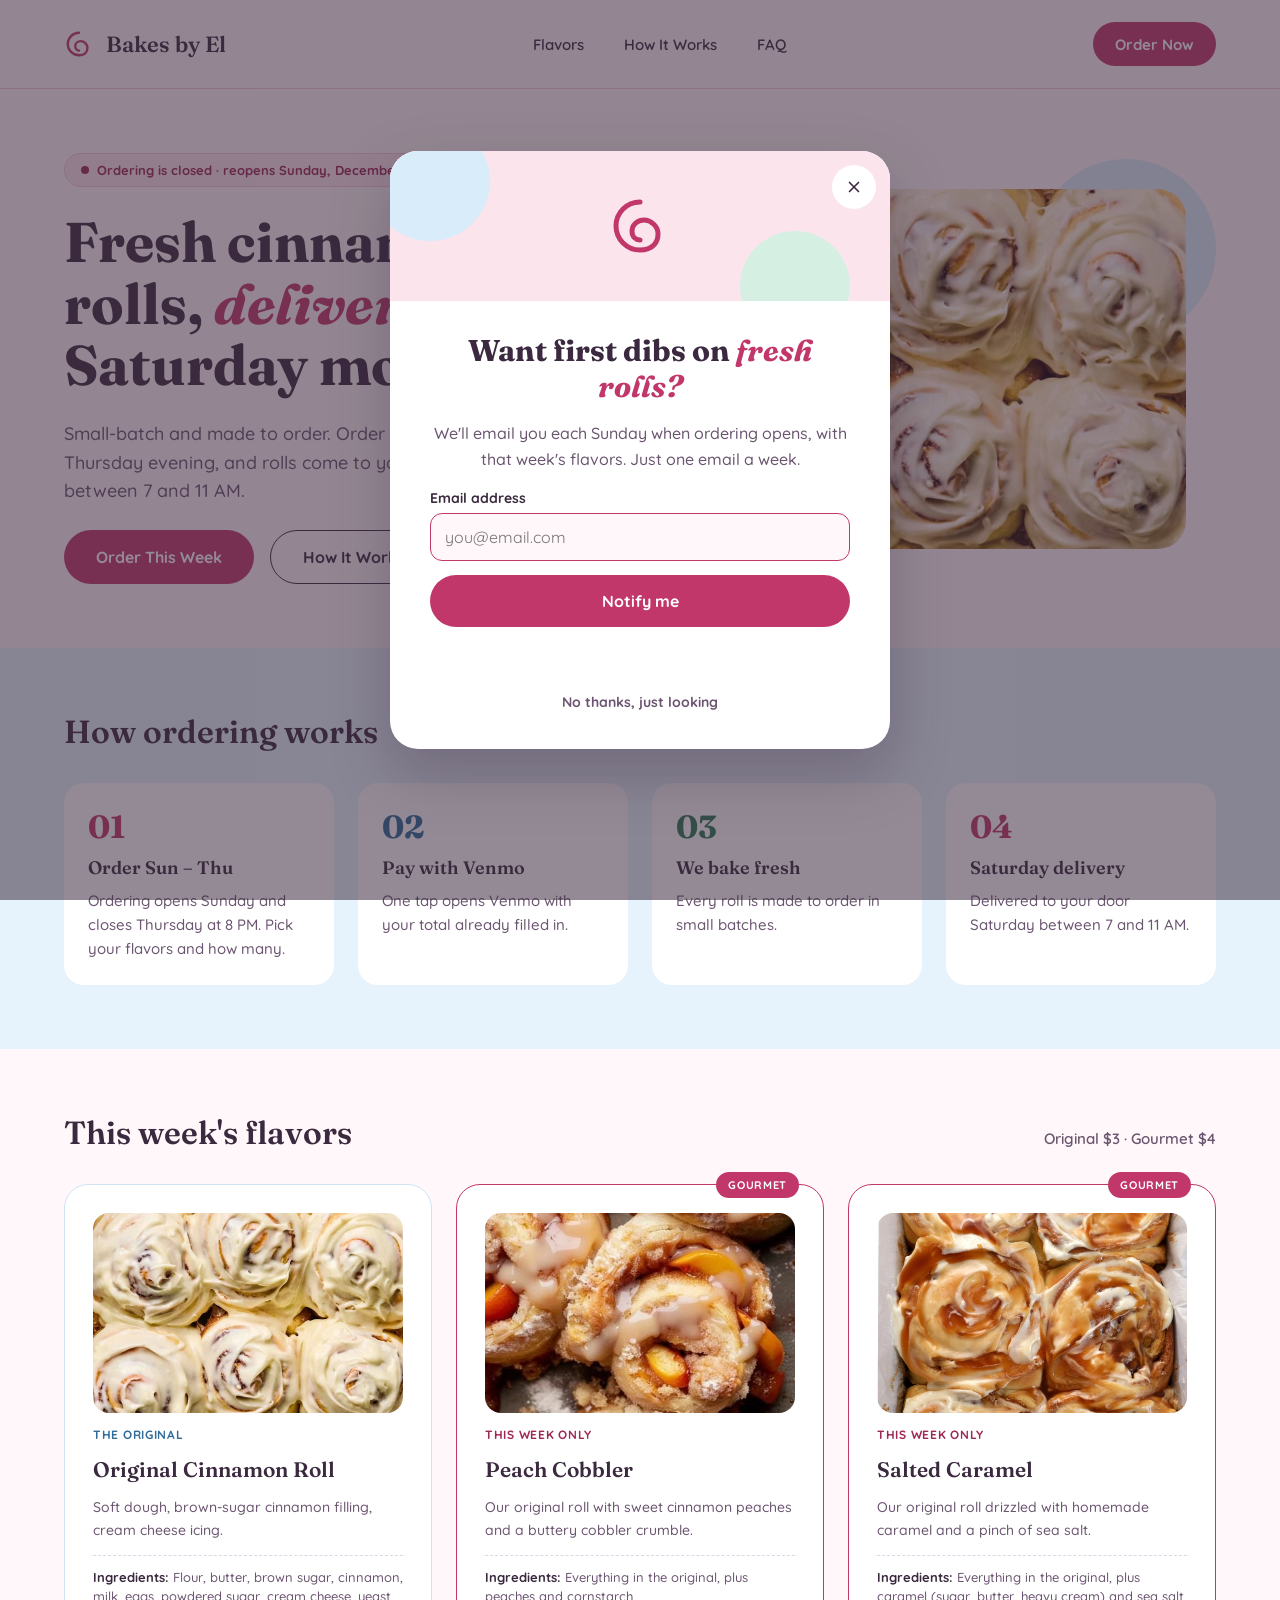
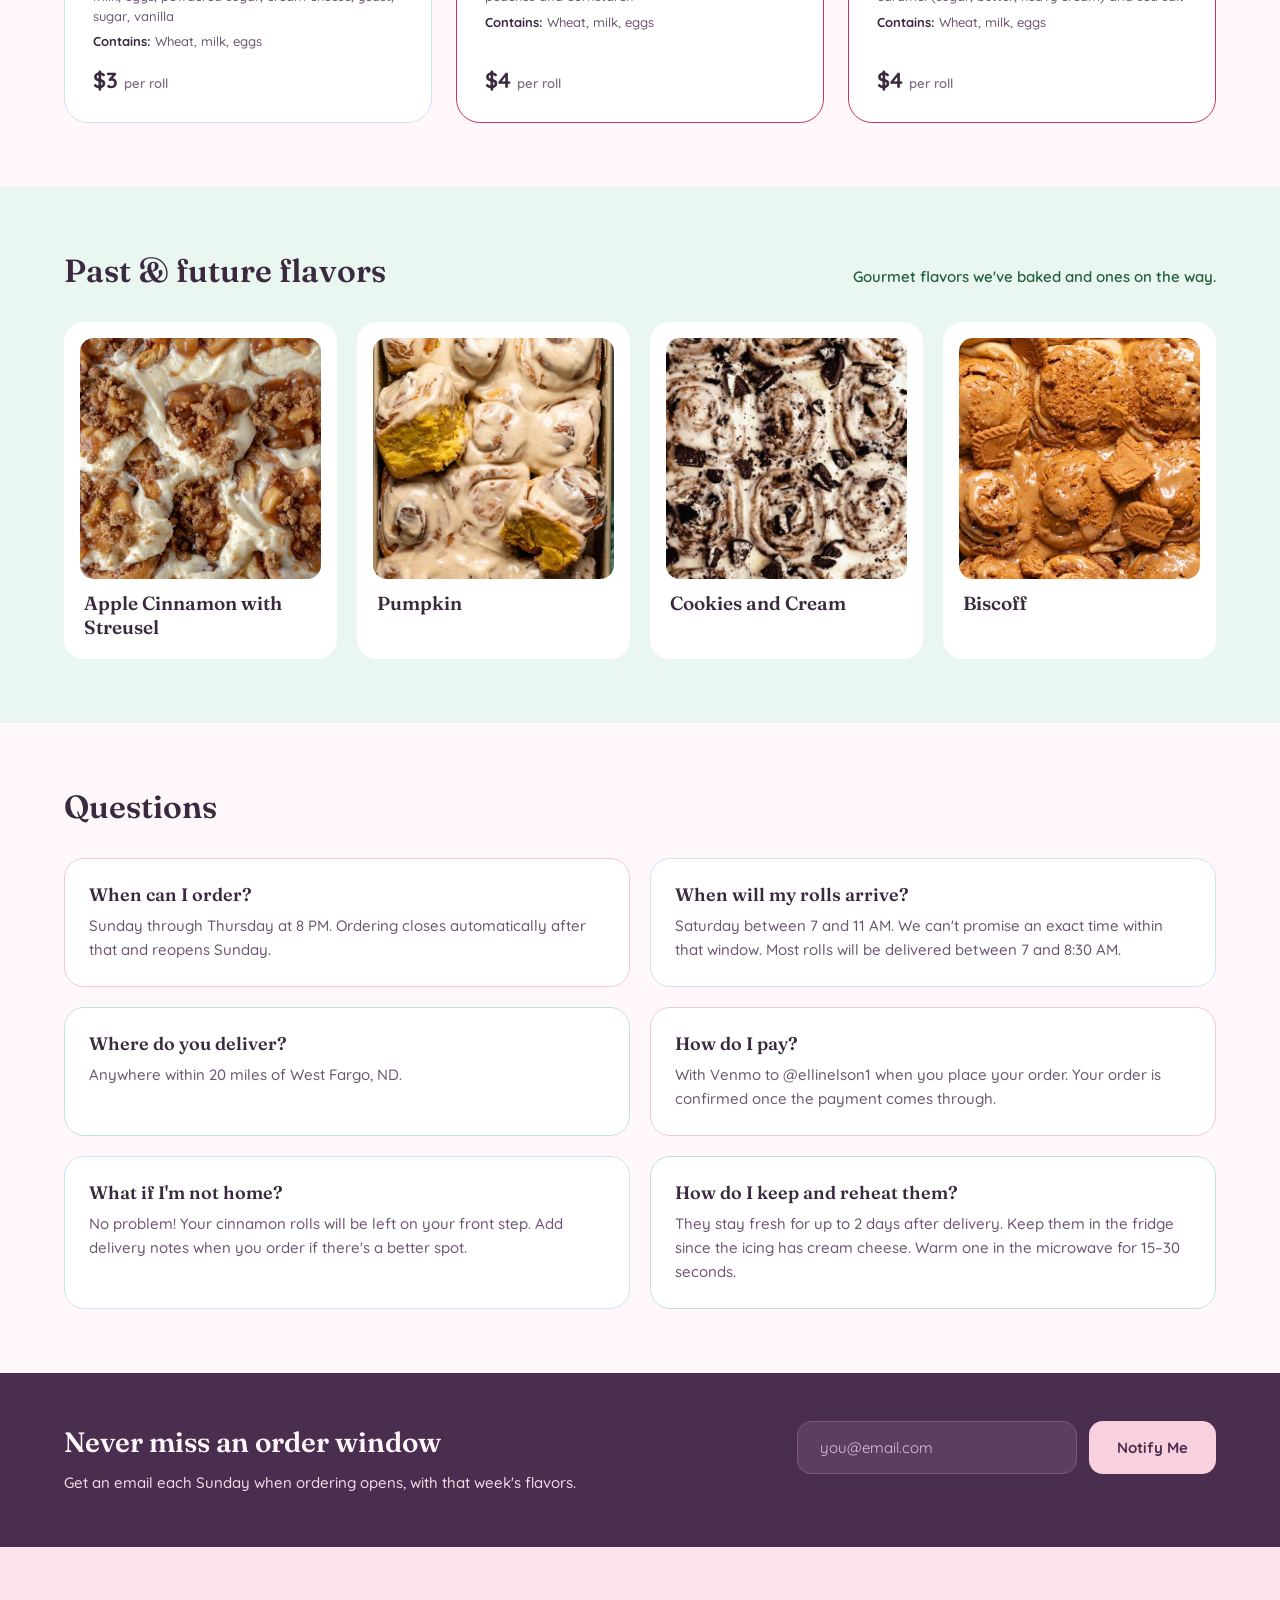
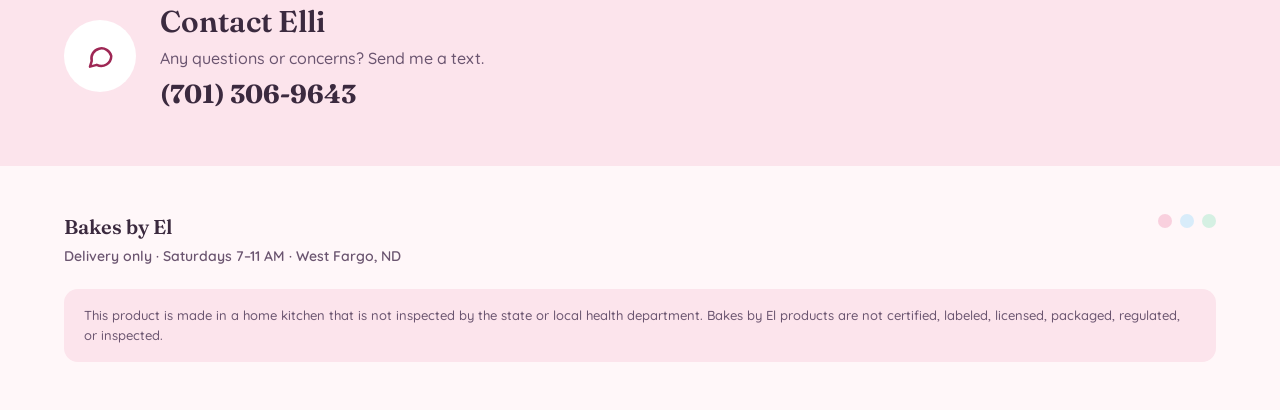
<file: index.html>
<!doctype html>
<html lang="en">
<head>
<meta charset="utf-8">
<meta name="viewport" content="width=device-width, initial-scale=1">
<title>Bakes by El · Cinnamon rolls delivered in West Fargo</title>
<meta name="description" content="Small-batch cinnamon rolls, made to order and delivered Saturday mornings within 20 miles of West Fargo, ND.">
<link rel="icon" href="data:image/svg+xml,%3Csvg xmlns='http://www.w3.org/2000/svg' viewBox='0 0 32 32'%3E%3Cpath d='M16 4C9.4 4 4 9.4 4 16s5.4 12 12 12 9-4 9-8-3.6-7-7-7-6 2.5-6 5.5 2 4.5 4 4.5' fill='none' stroke='%23C2376A' stroke-width='3' stroke-linecap='round'/%3E%3C/svg%3E">
<link rel="preconnect" href="https://fonts.googleapis.com">
<link rel="preconnect" href="https://fonts.gstatic.com" crossorigin>
<link href="https://fonts.googleapis.com/css2?family=Fraunces:ital,opsz,wght@0,9..144,600;0,9..144,700;1,9..144,600&family=Quicksand:wght@500;600;700&display=swap" rel="stylesheet">
<link rel="stylesheet" href="assets/style.css">
</head>
<body data-page="home">

<header class="site-header">
  <div class="wrap">
    <a class="brand" href="index.html">
      <svg width="30" height="30" viewBox="0 0 32 32" fill="none" aria-hidden="true"><path d="M16 4C9.4 4 4 9.4 4 16s5.4 12 12 12 9-4 9-8-3.6-7-7-7-6 2.5-6 5.5 2 4.5 4 4.5" stroke="#C2376A" stroke-width="2.5" stroke-linecap="round"/></svg>
      Bakes by El
    </a>
    <nav class="nav" aria-label="Main">
      <a href="#flavors">Flavors</a>
      <a href="#how">How It Works</a>
      <a href="#faq">FAQ</a>
    </nav>
    <a class="btn btn-primary btn-small" href="order.html">Order Now</a>
  </div>
</header>

<main>
  <section class="hero">
    <div class="wrap">
      <div class="hero-text">
        <span data-status class="pill pill-open">Ordering is open</span>
        <h1>Fresh cinnamon rolls, <em>delivered</em> Saturday morning.</h1>
        <p>Small-batch and made to order. Order Sunday through Thursday evening, and rolls come to your door Saturday between 7 and 11 AM.</p>
        <div class="hero-buttons">
          <a class="btn btn-primary" href="order.html">Order This Week</a>
          <a class="btn btn-outline" href="#how">How It Works</a>
        </div>
      </div>
      <div class="hero-art">
        <span class="dot-blue"></span>
        <span class="dot-green"></span>
        <img src="images/original.webp" alt="A pan of cinnamon rolls with cream cheese icing">
      </div>
    </div>
  </section>

  <section id="how" class="section section-blue">
    <div class="wrap">
      <div class="section-head"><h2>How ordering works</h2></div>
      <div class="steps">
        <div class="step"><span class="step-num">01</span><h3>Order Sun – Thu</h3><p>Ordering opens Sunday and closes Thursday at <span data-close-label>8 PM</span>. Pick your flavors and how many.</p></div>
        <div class="step"><span class="step-num">02</span><h3>Pay with Venmo</h3><p>One tap opens Venmo with your total already filled in.</p></div>
        <div class="step"><span class="step-num">03</span><h3>We bake fresh</h3><p>Every roll is made to order in small batches.</p></div>
        <div class="step"><span class="step-num">04</span><h3>Saturday delivery</h3><p>Delivered to your door Saturday between 7 and 11 AM.</p></div>
      </div>
    </div>
  </section>

  <section id="flavors" class="section">
    <div class="wrap">
      <div class="section-head"><h2>This week's flavors</h2><span>Original $3 · Gourmet $4</span></div>
      <div id="flavor-list" class="flavors"></div>
    </div>
  </section>

  <section id="past" class="section section-green">
    <div class="wrap">
      <div class="section-head"><h2>Past &amp; future flavors</h2><span>Gourmet flavors we've baked and ones on the way.</span></div>
      <div id="gallery" class="gallery"></div>
    </div>
  </section>

  <section id="faq" class="section">
    <div class="wrap">
      <div class="section-head"><h2>Questions</h2></div>
      <div class="faq">
        <div class="faq-item"><h3>When can I order?</h3><p>Sunday through Thursday at <span data-close-label>8 PM</span>. Ordering closes automatically after that and reopens Sunday.</p></div>
        <div class="faq-item"><h3>When will my rolls arrive?</h3><p>Saturday between 7 and 11 AM. We can't promise an exact time within that window. Most rolls will be delivered between 7 and 8:30 AM. </p></div>
        <div class="faq-item"><h3>Where do you deliver?</h3><p>Anywhere within 20 miles of West Fargo, ND.</p></div>
        <div class="faq-item"><h3>How do I pay?</h3><p>With Venmo to @ellinelson1 when you place your order. Your order is confirmed once the payment comes through.</p></div>
        <div class="faq-item"><h3>What if I'm not home?</h3><p>No problem! Your cinnamon rolls will be left on your front step. Add delivery notes when you order if there's a better spot.</p></div>
        <div class="faq-item"><h3>How do I keep and reheat them?</h3><p>They stay fresh for up to 2 days after delivery. Keep them in the fridge since the icing has cream cheese. Warm one in the microwave for 15–30 seconds.</p></div>
      </div>
    </div>
  </section>

  <section class="notify">
    <div class="wrap">
      <div>
        <h2>Never miss an order window</h2>
        <p>Get an email each Sunday when ordering opens, with that week's flavors.</p>
      </div>
      <div>
        <form id="notify-form" class="notify-form" novalidate>
          <input type="email" name="email" required placeholder="you@email.com" aria-label="Email address" autocomplete="email">
          <button type="submit">Notify Me</button>
        </form>
        <p class="form-msg" role="status"></p>
      </div>
    </div>
  </section>

  <section class="contact">
    <div class="wrap">
      <div class="contact-icon">
        <svg width="30" height="30" viewBox="0 0 24 24" fill="none" stroke="#9E2754" stroke-width="2" stroke-linecap="round" stroke-linejoin="round" aria-hidden="true"><path d="M21 12a8 8 0 0 1-11.6 7.1L4 20.5l1.4-4.6A8 8 0 1 1 21 12z"/></svg>
      </div>
      <div>
        <h2>Contact Elli</h2>
        <p>Any questions or concerns? Send me a text.</p>
        <span class="phone">(701) 306-9643</span>
      </div>
    </div>
  </section>
</main>

<footer class="site-footer">
  <div class="wrap">
    <div class="footer-top">
      <div class="footer-info">
        <strong>Bakes by El</strong>
        <span>Delivery only · Saturdays 7–11 AM · West Fargo, ND</span>
      </div>
      <div class="dots" aria-hidden="true"><span style="background:#F9D0DE"></span><span style="background:#D8ECFA"></span><span style="background:#D5F0E3"></span></div>
    </div>
    <p class="disclaimer">This product is made in a home kitchen that is not inspected by the state or local health department. Bakes by El products are not certified, labeled, licensed, packaged, regulated, or inspected.</p>
  </div>
</footer>

<div id="signup-modal" class="modal-backdrop hidden">
  <div class="modal" role="dialog" aria-modal="true" aria-labelledby="popup-title">
    <div class="modal-top">
      <span class="c1"></span><span class="c2"></span>
      <svg width="64" height="64" viewBox="0 0 32 32" fill="none" aria-hidden="true"><path d="M16 4C9.4 4 4 9.4 4 16s5.4 12 12 12 9-4 9-8-3.6-7-7-7-6 2.5-6 5.5 2 4.5 4 4.5" stroke="#C2376A" stroke-width="2.5" stroke-linecap="round"/></svg>
      <button type="button" class="modal-close" data-close aria-label="Close">
        <svg width="18" height="18" viewBox="0 0 24 24" fill="none" stroke="#3B2A3F" stroke-width="2.2" stroke-linecap="round" aria-hidden="true"><path d="M6 6l12 12M18 6L6 18"/></svg>
      </button>
    </div>
    <div class="modal-body">
      <h2 id="popup-title">Want first dibs on <span class="accent-em">fresh rolls?</span></h2>
      <p>We'll email you each Sunday when ordering opens, with that week's flavors. Just one email a week.</p>
      <form id="popup-form" novalidate style="display:flex;flex-direction:column;gap:14px">
        <div class="field">
          <label for="popup-email">Email address</label>
          <input id="popup-email" type="email" name="email" required placeholder="you@email.com" autocomplete="email">
        </div>
        <button type="submit" class="btn btn-primary">Notify me</button>
      </form>
      <p class="form-msg" role="status" style="font-size:14px;color:#2E7A56"></p>
      <button type="button" class="link-btn" data-close>No thanks, just looking</button>
    </div>
  </div>
</div>

<script src="assets/config.js"></script>
<script src="assets/site.js"></script>
</body>
</html>
</file>
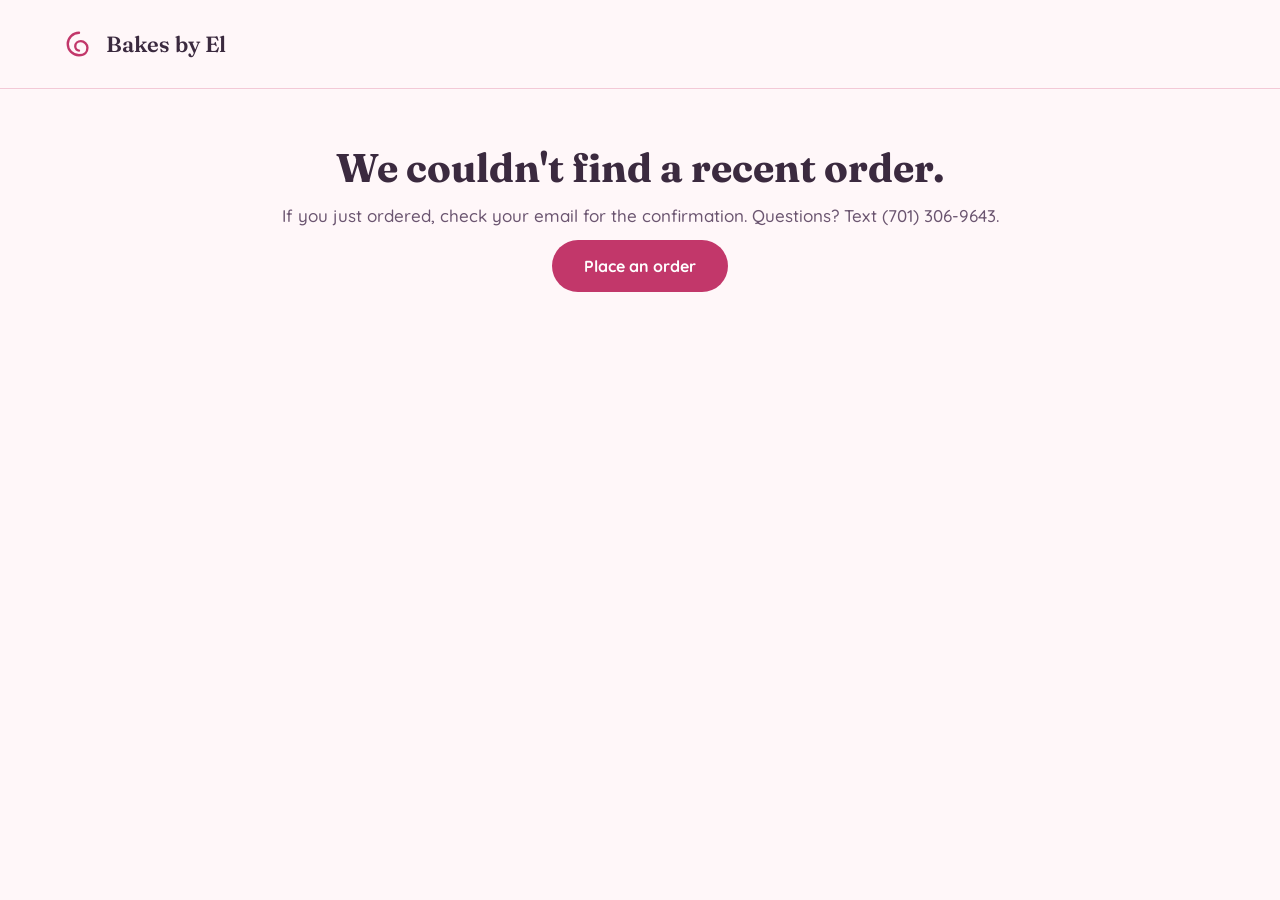
<file: confirmation.html>
<!doctype html>
<html lang="en">
<head>
<meta charset="utf-8">
<meta name="viewport" content="width=device-width, initial-scale=1">
<title>Order received · Bakes by El</title>
<link rel="icon" href="data:image/svg+xml,%3Csvg xmlns='http://www.w3.org/2000/svg' viewBox='0 0 32 32'%3E%3Cpath d='M16 4C9.4 4 4 9.4 4 16s5.4 12 12 12 9-4 9-8-3.6-7-7-7-6 2.5-6 5.5 2 4.5 4 4.5' fill='none' stroke='%23C2376A' stroke-width='3' stroke-linecap='round'/%3E%3C/svg%3E">
<link rel="preconnect" href="https://fonts.googleapis.com">
<link rel="preconnect" href="https://fonts.gstatic.com" crossorigin>
<link href="https://fonts.googleapis.com/css2?family=Fraunces:ital,opsz,wght@0,9..144,600;0,9..144,700;1,9..144,600&family=Quicksand:wght@500;600;700&display=swap" rel="stylesheet">
<link rel="stylesheet" href="assets/style.css">
</head>
<body data-page="confirmation">

<header class="site-header">
  <div class="wrap">
    <a class="brand" href="index.html">
      <svg width="30" height="30" viewBox="0 0 32 32" fill="none" aria-hidden="true"><path d="M16 4C9.4 4 4 9.4 4 16s5.4 12 12 12 9-4 9-8-3.6-7-7-7-6 2.5-6 5.5 2 4.5 4 4.5" stroke="#C2376A" stroke-width="2.5" stroke-linecap="round"/></svg>
      Bakes by El
    </a>
  </div>
</header>

<main class="confirm">
  <div id="confirm-found" style="display:flex;flex-direction:column;gap:24px">
    <div class="confirm-head">
      <div class="check"><svg width="36" height="36" viewBox="0 0 24 24" fill="none" stroke="#2E7A56" stroke-width="2.6" stroke-linecap="round" stroke-linejoin="round" aria-hidden="true"><path d="M20 6L9 17l-5-5"/></svg></div>
      <h1>Thanks, <span id="c-name">friend</span>! <span class="accent-em">Your order is in.</span></h1>
      <p>A confirmation is on its way to <b id="c-email"></b></p>
    </div>

    <div class="confirm-grid">
      <div class="tile blue">
        <span class="eyebrow">Delivery</span>
        <strong id="c-date">Saturday</strong>
        <p style="font-weight:600;color:#1F4E73">Between 7 and 11 AM</p>
        <p id="c-address"></p>
      </div>
      <div class="tile pink">
        <span class="eyebrow">Payment</span>
        <strong><span class="c-total"></span> on Venmo</strong>
        <p>To @ellinelson1 with the note "<span id="c-note"></span>". Didn't finish paying?</p>
        <button type="button" id="venmo-again" class="btn btn-venmo" style="font-size:15px;padding:12px 18px">Open Venmo again</button>
      </div>
    </div>

    <div class="card">
      <h2 style="font-size:20px">Order summary</h2>
      <div id="c-lines" class="summary-lines"></div>
      <div class="summary-total"><span>Total <small id="c-count"></small></span><strong class="c-total"></strong></div>
    </div>

    <p style="text-align:center"><a href="index.html" style="font-weight:700">← Back to the homepage</a></p>
  </div>

  <div id="confirm-missing" class="confirm-head hidden">
    <h1>We couldn't find a recent order.</h1>
    <p>If you just ordered, check your email for the confirmation. Questions? Text (701) 306-9643.</p>
    <a class="btn btn-primary" href="order.html">Place an order</a>
  </div>
</main>

<script src="assets/config.js"></script>
<script src="assets/site.js"></script>
</body>
</html>
</file>
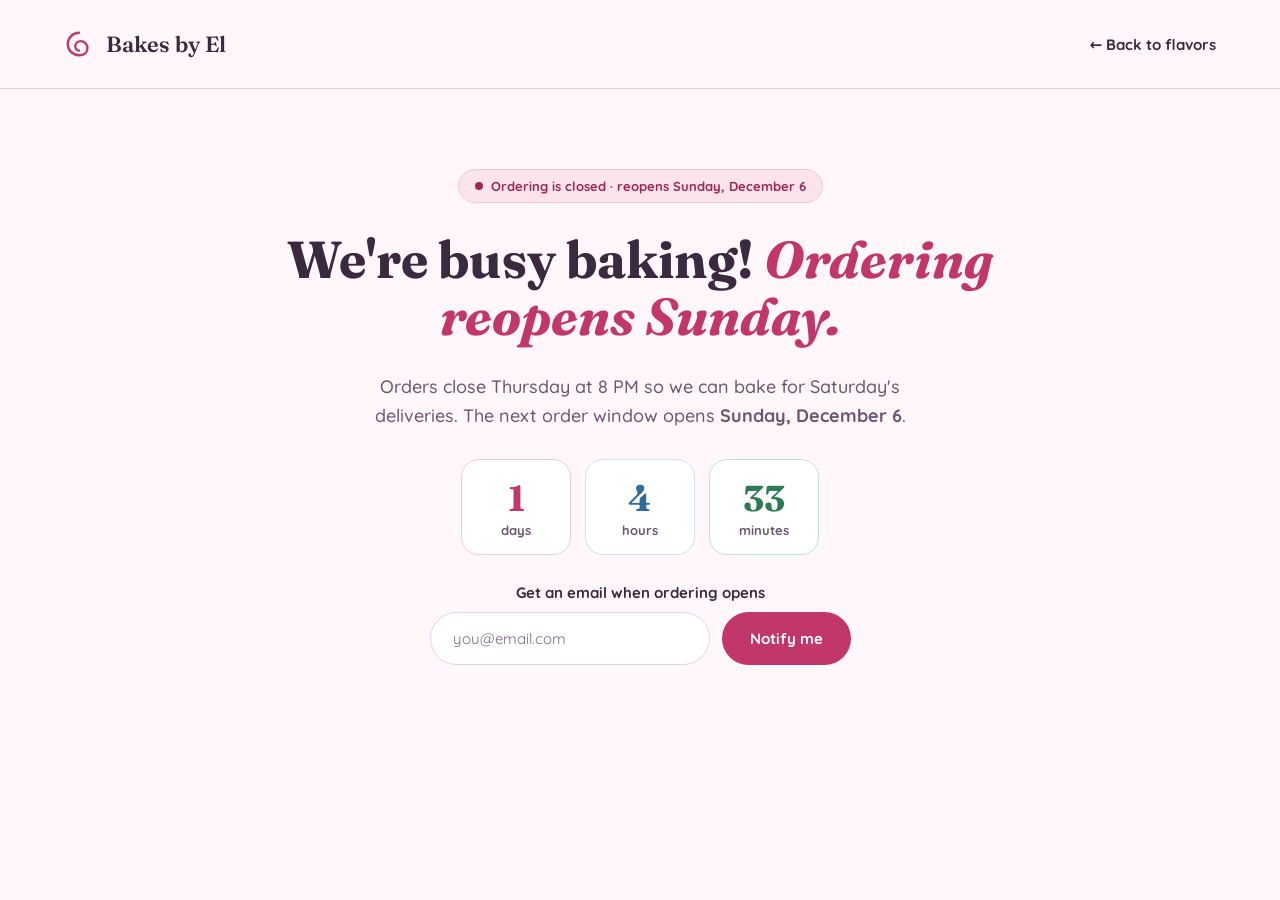
<file: order.html>
<!doctype html>
<html lang="en">
<head>
<meta charset="utf-8">
<meta name="viewport" content="width=device-width, initial-scale=1">
<title>Order · Bakes by El</title>
<link rel="icon" href="data:image/svg+xml,%3Csvg xmlns='http://www.w3.org/2000/svg' viewBox='0 0 32 32'%3E%3Cpath d='M16 4C9.4 4 4 9.4 4 16s5.4 12 12 12 9-4 9-8-3.6-7-7-7-6 2.5-6 5.5 2 4.5 4 4.5' fill='none' stroke='%23C2376A' stroke-width='3' stroke-linecap='round'/%3E%3C/svg%3E">
<link rel="preconnect" href="https://fonts.googleapis.com">
<link rel="preconnect" href="https://fonts.gstatic.com" crossorigin>
<link href="https://fonts.googleapis.com/css2?family=Fraunces:ital,opsz,wght@0,9..144,600;0,9..144,700;1,9..144,600&family=Quicksand:wght@500;600;700&display=swap" rel="stylesheet">
<link rel="stylesheet" href="assets/style.css">
</head>
<body data-page="order">

<header class="site-header">
  <div class="wrap">
    <a class="brand" href="index.html">
      <svg width="30" height="30" viewBox="0 0 32 32" fill="none" aria-hidden="true"><path d="M16 4C9.4 4 4 9.4 4 16s5.4 12 12 12 9-4 9-8-3.6-7-7-7-6 2.5-6 5.5 2 4.5 4 4.5" stroke="#C2376A" stroke-width="2.5" stroke-linecap="round"/></svg>
      Bakes by El
    </a>
    <a href="index.html" style="font-size:15px;font-weight:700;color:#3B2A3F">← Back to flavors</a>
  </div>
</header>

<main>
  <!-- Shown Sunday – Thursday 8 PM -->
  <div id="order-open">
    <section class="page-head">
      <div class="wrap">
        <div>
          <h1>Place your order</h1>
          <p>Delivered to your door <b id="delivery-date">this Saturday</b>, between 7 and 11 AM.</p>
        </div>
        <span data-status class="pill pill-open">Ordering is open</span>
      </div>
    </section>

    <div class="wrap order-layout">
      <div class="order-main">
        <section class="card" aria-labelledby="step1">
          <div class="card-title"><span class="n">1</span><h2 id="step1">Choose your rolls</h2></div>
          <div id="menu"></div>
        </section>

        <form id="order-form" class="card blue" aria-labelledby="step2" novalidate>
          <div class="card-title"><span class="n">2</span><h2 id="step2">Delivery details</h2></div>
          <div class="info-box">
            <svg width="26" height="26" viewBox="0 0 24 24" fill="none" stroke="#2F6C9A" stroke-width="2" stroke-linecap="round" stroke-linejoin="round" aria-hidden="true"><circle cx="12" cy="12" r="9"/><path d="M12 7v5l3 2"/></svg>
            <span>We deliver <b>Saturdays between 7 and 11 AM</b>, anywhere within 20 miles of West Fargo. We can't promise an exact time in that window.</span>
          </div>
          <div class="row-2">
            <div class="field"><label for="o-name">Full name</label><input id="o-name" name="name" required autocomplete="name"></div>
            <div class="field"><label for="o-phone">Phone <span>(for delivery texts)</span></label><input id="o-phone" name="phone" type="tel" required autocomplete="tel"></div>
          </div>
          <div class="field"><label for="o-email">Email <span>(we'll send your confirmation here)</span></label><input id="o-email" name="email" type="email" required autocomplete="email"></div>
          <div class="row-3">
            <div class="field"><label for="o-street">Street address</label><input id="o-street" name="street" required autocomplete="address-line1"></div>
            <div class="field"><label for="o-apt">Apt / unit <span>(optional)</span></label><input id="o-apt" name="apt" autocomplete="address-line2"></div>
          </div>
          <div class="row-3">
            <div class="field"><label for="o-city">City</label><input id="o-city" name="city" required autocomplete="address-level2"></div>
            <div class="field"><label for="o-zip">ZIP</label><input id="o-zip" name="zip" required inputmode="numeric" pattern="[0-9]{5}" autocomplete="postal-code"></div>
          </div>
          <div class="field"><label for="o-notes">Delivery notes <span>(optional)</span></label><textarea id="o-notes" name="notes" rows="3" placeholder="Gate code, side door, etc."></textarea></div>
        </form>
      </div>

      <aside class="card summary" aria-labelledby="step3">
        <div class="card-title"><span class="n">3</span><h2 id="step3">Your order</h2></div>
        <div id="summary-lines" class="summary-lines"></div>
        <div class="summary-total"><span>Total <small id="count">(0 rolls)</small></span><strong id="total">$0.00</strong></div>
        <div class="pay-bar">
          <button type="button" id="pay-btn" class="btn btn-venmo" disabled>
            <svg width="20" height="20" viewBox="0 0 24 24" fill="none" stroke="#fff" stroke-width="2.2" stroke-linecap="round" stroke-linejoin="round" aria-hidden="true"><rect x="3" y="6" width="18" height="13" rx="3"/><path d="M3 10h18"/></svg>
            Pay <span id="pay-amount">$0.00</span> with Venmo
          </button>
          <p id="pay-error" class="error-msg" role="alert"></p>
          <p class="fine">Opens Venmo to <b>@ellinelson1</b> with your total filled in. Just tap Pay.</p>
        </div>
        <div class="note-pink">
          <svg width="18" height="18" viewBox="0 0 24 24" fill="none" stroke="#9E2754" stroke-width="2" stroke-linecap="round" stroke-linejoin="round" aria-hidden="true" style="flex-shrink:0"><path d="M20 6L9 17l-5-5"/></svg>
          Your order is saved when you tap Pay. You'll get a confirmation email.
        </div>
        <p class="fine" style="text-align:left">This product is made in a home kitchen that is not inspected by the state or local health department. Bakes by El products are not certified, labeled, licensed, packaged, regulated, or inspected.</p>
      </aside>
    </div>
  </div>

  <!-- Shown Thursday 8 PM – Saturday -->
  <section id="order-closed" class="closed hidden">
    <span data-status class="pill pill-closed">Ordering is closed</span>
    <h1>We're busy baking! <span class="accent-em">Ordering reopens Sunday.</span></h1>
    <p>Orders close Thursday at <span data-close-label>8 PM</span> so we can bake for Saturday's deliveries. The next order window opens <b id="reopen-date">Sunday</b>.</p>
    <div class="countdown" aria-label="Time until ordering opens">
      <div><b id="cd-days">0</b><span>days</span></div>
      <div><b id="cd-hours">0</b><span>hours</span></div>
      <div><b id="cd-mins">0</b><span>minutes</span></div>
    </div>
    <div>
      <p style="font-size:15px;font-weight:700;margin-bottom:10px">Get an email when ordering opens</p>
      <form id="closed-form" class="notify-form" novalidate>
        <input type="email" name="email" required placeholder="you@email.com" aria-label="Email address" autocomplete="email">
        <button type="submit">Notify me</button>
      </form>
      <p class="form-msg" role="status" style="color:#2E7A56"></p>
    </div>
  </section>
</main>

<script src="assets/config.js"></script>
<script src="assets/site.js"></script>
</body>
</html>
</file>
<file: assets/style.css>
:root {
  --bg: #FFF7F9;
  --ink: #3B2A3F;
  --muted: #6B5570;
  --faint: #7E6A82;
  --accent: #C2376A;
  --accent-dark: #9E2754;
  --pink: #F9D0DE;
  --pink-soft: #FCE4EC;
  --pink-line: #F3C9D7;
  --blue: #2F6C9A;
  --blue-dark: #1F4E73;
  --blue-soft: #E6F3FC;
  --blue-circle: #D8ECFA;
  --blue-line: #CFE3F3;
  --green: #2E7A56;
  --green-dark: #22603F;
  --green-soft: #EAF7F0;
  --mint: #D5F0E3;
  --green-line: #BFE6D2;
  --plum: #4A2E4F;
  --plum-2: #5E3D63;
  --dash: #E3D3E6;
  --venmo: #0074DE;
  --display: 'Fraunces', Georgia, serif;
  --body: 'Quicksand', system-ui, sans-serif;
}

* { box-sizing: border-box; }
html { scroll-behavior: smooth; }
body { margin: 0; font-family: var(--body); font-weight: 500; background: var(--bg); color: var(--ink); -webkit-font-smoothing: antialiased; }
h1, h2, h3 { font-family: var(--display); margin: 0; font-weight: 600; }
p { margin: 0; }
a { color: var(--accent); text-decoration: none; }
a:hover { color: var(--accent-dark); }
img { display: block; max-width: 100%; }
button, input, textarea { font-family: inherit; font-size: inherit; }
:focus-visible { outline: 3px solid var(--blue); outline-offset: 2px; }
.muted { color: var(--muted); }
.wrap { max-width: 1280px; margin: 0 auto; padding: 0 64px; }
.hidden { display: none !important; }

/* ---------- Buttons ---------- */
.btn { display: inline-flex; align-items: center; justify-content: center; gap: 10px; border: none; cursor: pointer; border-radius: 999px; font-weight: 700; font-size: 16px; padding: 16px 32px; min-height: 48px; text-align: center; }
.btn-primary { background: var(--accent); color: #fff; }
.btn-primary:hover { background: var(--accent-dark); color: #fff; }
.btn-outline { border: 1.5px solid var(--ink); color: var(--ink); background: transparent; }
.btn-outline:hover { background: var(--ink); color: #fff; }
.btn-venmo { background: var(--venmo); color: #fff; font-size: 17px; width: 100%; }
.btn-venmo:hover { background: #005FB8; color: #fff; }
.btn:disabled { background: var(--dash); color: var(--muted); cursor: not-allowed; }
.btn-small { padding: 12px 22px; font-size: 15px; min-height: 44px; }
.link-btn { background: none; border: none; color: var(--muted); font-weight: 700; font-size: 14px; cursor: pointer; padding: 10px; }
.link-btn:hover { color: var(--ink); }

/* ---------- Header ---------- */
.site-header { border-bottom: 1px solid var(--pink-line); background: var(--bg); position: sticky; top: 0; z-index: 20; }
.site-header .wrap { height: 88px; display: flex; align-items: center; justify-content: space-between; gap: 24px; }
.brand { display: flex; align-items: center; gap: 12px; color: var(--ink); font-family: var(--display); font-size: 22px; font-weight: 600; }
.brand:hover { color: var(--ink); }
.nav { display: flex; gap: 40px; font-size: 15px; font-weight: 600; }
.nav a { color: var(--ink); }
.nav a:hover { color: var(--accent); }

/* ---------- Status pill ---------- */
.pill { display: inline-flex; align-items: center; gap: 8px; border-radius: 999px; padding: 8px 16px; width: fit-content; font-size: 13px; font-weight: 700; }
.pill::before { content: ''; width: 8px; height: 8px; border-radius: 50%; background: currentColor; }
.pill-open { background: var(--green-soft); border: 1px solid var(--green-line); color: var(--green); }
.pill-closed { background: var(--pink-soft); border: 1px solid var(--pink-line); color: var(--accent-dark); }

/* ---------- Hero ---------- */
.hero .wrap { display: flex; align-items: center; gap: 64px; padding-top: 64px; padding-bottom: 64px; }
.hero-text { flex: 1; display: flex; flex-direction: column; gap: 24px; }
.hero h1 { font-size: 56px; line-height: 1.1; font-weight: 700; }
.hero h1 em, .accent-em { font-style: italic; color: var(--accent); }
.hero-text > p { font-size: 18px; line-height: 1.6; color: var(--muted); max-width: 500px; }
.hero-buttons { display: flex; gap: 16px; flex-wrap: wrap; }
.hero-art { flex: 1; position: relative; height: 420px; }
.hero-art .dot-blue { position: absolute; top: 0; right: 0; width: 180px; height: 180px; border-radius: 50%; background: var(--blue-circle); }
.hero-art .dot-green { position: absolute; bottom: 0; left: 0; width: 140px; height: 140px; border-radius: 50%; background: var(--mint); }
.hero-art img { position: absolute; inset: 30px; width: calc(100% - 60px); height: calc(100% - 60px); object-fit: cover; border-radius: 28px; }

/* ---------- Sections ---------- */
.section { padding: 64px 0; }
.section-blue { background: var(--blue-soft); }
.section-green { background: var(--green-soft); }
.section-head { display: flex; align-items: baseline; justify-content: space-between; gap: 16px; margin-bottom: 32px; flex-wrap: wrap; }
.section-head h2 { font-size: 32px; }
.section-head span { font-size: 15px; font-weight: 600; color: var(--muted); }
.section-green .section-head span { color: var(--green-dark); }

.steps { display: grid; grid-template-columns: repeat(4, minmax(0, 1fr)); gap: 24px; }
.step { background: #fff; border-radius: 20px; padding: 24px; display: flex; flex-direction: column; gap: 10px; }
.step-num { font-family: var(--display); font-size: 32px; font-weight: 700; color: var(--accent); }
.step:nth-child(2) .step-num { color: var(--blue); }
.step:nth-child(3) .step-num { color: var(--green); }
.step h3 { font-size: 18px; }
.step p { font-size: 15px; line-height: 1.6; color: var(--muted); }

/* ---------- Flavor cards ---------- */
.flavors { display: grid; grid-template-columns: repeat(3, minmax(0, 1fr)); gap: 24px; }
.flavor { background: #fff; border: 1px solid var(--blue-line); border-radius: 24px; padding: 28px; display: flex; flex-direction: column; gap: 14px; position: relative; }
.flavor.gourmet { border: 1.5px solid var(--accent); }
.flavor img { width: 100%; height: 200px; object-fit: cover; border-radius: 16px; }
.badge { position: absolute; top: -13px; right: 24px; background: var(--accent); color: #fff; font-size: 11px; font-weight: 700; letter-spacing: .06em; text-transform: uppercase; padding: 6px 12px; border-radius: 999px; }
.eyebrow { font-size: 12px; font-weight: 700; letter-spacing: .06em; text-transform: uppercase; color: var(--blue); }
.flavor.gourmet .eyebrow { color: var(--accent-dark); }
.flavor h3 { font-size: 21px; }
.flavor > p { font-size: 14px; line-height: 1.6; color: var(--muted); }
.flavor-details { display: flex; flex-direction: column; gap: 6px; font-size: 13px; line-height: 1.5; color: var(--muted); border-top: 1px dashed var(--dash); padding-top: 12px; flex-grow: 1; }
.flavor-details b { color: var(--ink); }
.price { font-size: 22px; font-weight: 700; }
.price small { font-size: 13px; font-weight: 600; color: var(--faint); }

.gallery { display: grid; grid-template-columns: repeat(4, minmax(0, 1fr)); gap: 20px; }
.gallery-card { background: #fff; border-radius: 20px; padding: 16px; display: flex; flex-direction: column; gap: 12px; }
.gallery-card img { width: 100%; aspect-ratio: 1 / 1; object-fit: cover; border-radius: 14px; }
.gallery-card span { font-family: var(--display); font-size: 19px; font-weight: 600; padding: 0 4px 4px; }

/* ---------- FAQ ---------- */
.faq { display: grid; grid-template-columns: repeat(2, minmax(0, 1fr)); gap: 20px; }
.faq-item { background: #fff; border: 1px solid var(--pink-line); border-radius: 20px; padding: 24px; display: flex; flex-direction: column; gap: 8px; }
.faq-item:nth-child(3n+2) { border-color: var(--blue-line); }
.faq-item:nth-child(3n) { border-color: var(--green-line); }
.faq-item h3 { font-size: 18px; }
.faq-item p { font-size: 15px; line-height: 1.6; color: var(--muted); }

/* ---------- Notify band ---------- */
.notify { background: var(--plum); color: var(--bg); }
.notify .wrap { display: flex; align-items: center; justify-content: space-between; gap: 48px; padding-top: 48px; padding-bottom: 48px; }
.notify h2 { font-size: 28px; color: var(--bg); margin-bottom: 12px; }
.notify p { font-size: 15px; line-height: 1.6; color: #F3DDE8; }
.notify-form { display: flex; gap: 12px; flex-shrink: 0; }
.notify-form input { background: var(--plum-2); border: 1px solid #7A5680; border-radius: 14px; padding: 16px 22px; color: var(--bg); font-size: 15px; width: 280px; }
.notify-form input::placeholder { color: #D9C3DC; }
.notify-form button { background: var(--pink); color: var(--plum); border: none; padding: 0 28px; border-radius: 14px; font-weight: 700; font-size: 15px; cursor: pointer; min-height: 48px; }
.form-msg { font-size: 14px; font-weight: 600; margin-top: 10px; min-height: 1em; }

/* ---------- Contact + footer ---------- */
.contact { background: var(--pink-soft); }
.contact .wrap { display: flex; align-items: center; gap: 24px; padding-top: 56px; padding-bottom: 56px; }
.contact-icon { width: 72px; height: 72px; border-radius: 50%; background: #fff; display: flex; align-items: center; justify-content: center; flex-shrink: 0; }
.contact h2 { font-size: 30px; }
.contact p { font-size: 16px; line-height: 1.6; color: var(--muted); margin: 6px 0; }
.phone { font-family: var(--display); font-size: 26px; font-weight: 700; }

.site-footer .wrap { padding-top: 48px; padding-bottom: 48px; display: flex; flex-direction: column; gap: 24px; }
.footer-top { display: flex; justify-content: space-between; align-items: flex-start; gap: 24px; }
.footer-info { display: flex; flex-direction: column; gap: 8px; font-size: 14px; font-weight: 600; color: var(--muted); }
.footer-info strong { font-family: var(--display); font-size: 20px; font-weight: 600; color: var(--ink); }
.dots { display: flex; gap: 8px; }
.dots span { width: 14px; height: 14px; border-radius: 50%; }
.disclaimer { font-size: 13px; line-height: 1.6; color: var(--muted); padding: 16px 20px; background: var(--pink-soft); border-radius: 14px; }

/* ---------- Popup ---------- */
.modal-backdrop { position: fixed; inset: 0; background: rgba(59, 42, 63, .55); display: flex; align-items: center; justify-content: center; padding: 20px; z-index: 50; }
.modal { width: 100%; max-width: 500px; background: #fff; border-radius: 28px; overflow: hidden; box-shadow: 0 24px 60px rgba(59, 42, 63, .3); }
.modal-top { height: 150px; background: var(--pink-soft); position: relative; display: flex; align-items: center; justify-content: center; overflow: hidden; }
.modal-top .c1 { position: absolute; top: -30px; left: -20px; width: 120px; height: 120px; border-radius: 50%; background: var(--blue-circle); }
.modal-top .c2 { position: absolute; bottom: -40px; right: 40px; width: 110px; height: 110px; border-radius: 50%; background: var(--mint); }
.modal-top svg { position: relative; }
.modal-close { position: absolute; top: 14px; right: 14px; width: 44px; height: 44px; border-radius: 50%; border: none; background: #fff; display: flex; align-items: center; justify-content: center; cursor: pointer; }
.modal-body { padding: 32px 40px 28px; display: flex; flex-direction: column; gap: 16px; text-align: center; }
.modal-body h2 { font-size: 30px; font-weight: 700; line-height: 1.2; }
.modal-body p { font-size: 16px; line-height: 1.6; color: var(--muted); }

/* ---------- Forms ---------- */
.field { display: flex; flex-direction: column; gap: 6px; text-align: left; }
.field label { font-size: 14px; font-weight: 700; }
.field label span { font-weight: 600; color: var(--muted); }
.field input, .field textarea { border: 1.5px solid var(--dash); border-radius: 12px; padding: 13px 14px; font-size: 16px; background: var(--bg); color: var(--ink); width: 100%; min-width: 0; }
.field input:focus, .field textarea:focus { border-color: var(--accent); outline: none; }
.field textarea { resize: vertical; min-height: 90px; }
.field input:user-invalid { border-color: #C0392B; }
.row-2 { display: grid; grid-template-columns: repeat(2, minmax(0, 1fr)); gap: 16px; }
.row-3 { display: grid; grid-template-columns: 2fr 1fr; gap: 16px; }

/* ---------- Order page ---------- */
.page-head .wrap { padding-top: 48px; padding-bottom: 32px; display: flex; align-items: flex-end; justify-content: space-between; gap: 24px; flex-wrap: wrap; }
.page-head h1 { font-size: 44px; font-weight: 700; margin-bottom: 10px; }
.page-head p { font-size: 17px; color: var(--muted); }
.order-layout { display: flex; gap: 32px; align-items: flex-start; padding-bottom: 64px; }
.order-main { flex: 1; display: flex; flex-direction: column; gap: 24px; min-width: 0; }
.card { background: #fff; border: 1px solid var(--pink-line); border-radius: 24px; padding: 28px; display: flex; flex-direction: column; gap: 18px; }
.card.blue { border-color: var(--blue-line); }
.card-title { display: flex; align-items: center; gap: 12px; }
.card-title .n { width: 32px; height: 32px; border-radius: 50%; font-weight: 700; display: flex; align-items: center; justify-content: center; flex-shrink: 0; background: var(--pink-soft); color: var(--accent-dark); }
.card.blue .n { background: var(--blue-soft); color: var(--blue); }
.summary .n { background: var(--mint); color: var(--green-dark); }
.card-title h2 { font-size: 22px; }
.menu-item { display: flex; align-items: center; gap: 18px; padding-top: 16px; border-top: 1px dashed var(--dash); }
.menu-item img { width: 88px; height: 88px; border-radius: 16px; object-fit: cover; flex-shrink: 0; }
.menu-info { flex: 1; display: flex; flex-direction: column; gap: 3px; min-width: 0; }
.menu-info .eyebrow { font-size: 11px; }
.menu-info .eyebrow.g { color: var(--accent-dark); }
.menu-info strong { font-family: var(--display); font-size: 18px; font-weight: 600; }
.menu-info span { font-size: 13px; line-height: 1.4; color: var(--muted); }
.menu-info .each { font-size: 14px; font-weight: 600; }
.stepper { display: flex; align-items: center; gap: 4px; background: var(--bg); border: 1px solid var(--dash); border-radius: 999px; padding: 4px; flex-shrink: 0; }
.stepper button { width: 44px; height: 44px; border-radius: 50%; border: none; font-size: 20px; font-weight: 700; cursor: pointer; background: #fff; color: var(--ink); }
.stepper button.plus { background: var(--accent); color: #fff; }
.stepper output { width: 32px; text-align: center; font-size: 17px; font-weight: 700; }
.info-box { display: flex; align-items: center; gap: 14px; background: var(--blue-soft); border-radius: 16px; padding: 16px 18px; font-size: 15px; font-weight: 600; color: var(--blue-dark); line-height: 1.5; }
.info-box svg { flex-shrink: 0; }

.summary { width: 400px; flex-shrink: 0; position: sticky; top: 112px; border: 1.5px solid var(--accent); }
.summary-lines { display: flex; flex-direction: column; gap: 12px; }
.summary-line { display: flex; justify-content: space-between; gap: 12px; font-size: 15px; font-weight: 600; }
.summary-total { display: flex; justify-content: space-between; align-items: baseline; border-top: 1px dashed var(--dash); padding-top: 16px; }
.summary-total span:first-child { font-size: 17px; font-weight: 700; }
.summary-total small { font-weight: 600; color: var(--muted); font-size: 15px; }
.summary-total strong { font-family: var(--display); font-size: 30px; font-weight: 700; }
.fine { font-size: 13px; line-height: 1.6; color: var(--muted); text-align: center; }
.note-pink { display: flex; align-items: center; gap: 10px; background: var(--pink-soft); border-radius: 14px; padding: 12px 14px; font-size: 13px; font-weight: 600; color: #7A1F44; line-height: 1.5; }
.error-msg { color: #B3261E; font-size: 14px; font-weight: 700; text-align: center; }

/* ---------- Closed state ---------- */
.closed { text-align: center; padding: 80px 20px; display: flex; flex-direction: column; align-items: center; gap: 28px; position: relative; overflow: hidden; }
.closed h1 { font-size: 52px; line-height: 1.1; font-weight: 700; max-width: 760px; }
.closed > p { font-size: 18px; line-height: 1.6; color: var(--muted); max-width: 560px; }
.countdown { display: flex; gap: 14px; }
.countdown div { background: #fff; border: 1px solid var(--pink-line); border-radius: 18px; width: 110px; padding: 16px 0; display: flex; flex-direction: column; gap: 2px; }
.countdown div:nth-child(2) { border-color: var(--blue-line); }
.countdown div:nth-child(3) { border-color: var(--green-line); }
.countdown b { font-family: var(--display); font-size: 36px; color: var(--accent); }
.countdown div:nth-child(2) b { color: var(--blue); }
.countdown div:nth-child(3) b { color: var(--green); }
.countdown span { font-size: 13px; font-weight: 700; color: var(--muted); }
.closed .notify-form input { background: #fff; border: 1.5px solid var(--dash); color: var(--ink); border-radius: 999px; }
.closed .notify-form input::placeholder { color: var(--faint); }
.closed .notify-form button { background: var(--accent); color: #fff; border-radius: 999px; }

/* ---------- Confirmation ---------- */
.confirm { max-width: 760px; margin: 0 auto; padding: 56px 20px 64px; display: flex; flex-direction: column; gap: 24px; }
.confirm-head { display: flex; flex-direction: column; align-items: center; gap: 14px; text-align: center; }
.check { width: 76px; height: 76px; border-radius: 50%; background: var(--mint); display: flex; align-items: center; justify-content: center; }
.confirm-head h1 { font-size: 40px; font-weight: 700; line-height: 1.15; }
.confirm-head p { font-size: 17px; color: var(--muted); }
.confirm-grid { display: grid; grid-template-columns: repeat(2, minmax(0, 1fr)); gap: 20px; }
.tile { border-radius: 22px; padding: 24px; display: flex; flex-direction: column; gap: 10px; }
.tile.blue { background: var(--blue-soft); }
.tile.pink { background: var(--pink-soft); }
.tile .eyebrow { color: var(--blue-dark); }
.tile.pink .eyebrow { color: #7A1F44; }
.tile strong { font-family: var(--display); font-size: 22px; font-weight: 600; }
.tile p { font-size: 15px; line-height: 1.5; }

/* ---------- Mobile ---------- */
@media (max-width: 900px) {
  .wrap { padding: 0 20px; }
  .site-header .wrap { height: 64px; }
  .brand { font-size: 18px; }
  .brand svg { width: 24px; height: 24px; }
  .nav { display: none; }
  .hero .wrap { flex-direction: column-reverse; align-items: stretch; gap: 24px; padding-top: 28px; padding-bottom: 36px; }
  .hero h1 { font-size: 36px; }
  .hero-text > p { font-size: 15px; }
  .hero-art { height: 240px; flex: none; }
  .hero-art .dot-blue { width: 72px; height: 72px; }
  .hero-art .dot-green { width: 56px; height: 56px; }
  .hero-art img { inset: 10px; width: calc(100% - 20px); height: calc(100% - 20px); border-radius: 22px; }
  .hero-buttons .btn { flex: 1; }
  .section { padding: 40px 0; }
  .section-head { flex-direction: column; gap: 4px; margin-bottom: 20px; }
  .section-head h2 { font-size: 24px; }
  .section-head span { font-size: 14px; }
  .steps, .flavors, .faq { grid-template-columns: minmax(0, 1fr); gap: 14px; }
  .flavors { gap: 24px; }
  .flavor { padding: 20px; }
  .gallery { grid-template-columns: repeat(2, minmax(0, 1fr)); gap: 12px; }
  .gallery-card { padding: 10px; border-radius: 16px; gap: 8px; }
  .gallery-card span { font-size: 15px; }
  .notify .wrap { flex-direction: column; align-items: stretch; gap: 20px; padding-top: 32px; padding-bottom: 32px; }
  .notify h2 { font-size: 22px; }
  .notify-form { flex-direction: column; }
  .notify-form input { width: 100%; }
  .notify-form button { padding: 14px; }
  .contact .wrap { flex-direction: column; align-items: flex-start; gap: 12px; padding-top: 36px; padding-bottom: 36px; }
  .contact-icon { width: 56px; height: 56px; }
  .contact h2 { font-size: 24px; }
  .phone { font-size: 24px; }
  .footer-top { flex-direction: column; }
  .modal-backdrop { align-items: flex-end; padding: 0; }
  .modal { border-radius: 28px 28px 0 0; }
  .modal-top { height: 110px; }
  .modal-body { padding: 26px 24px 24px; }
  .modal-body h2 { font-size: 26px; }
  .page-head .wrap { padding-top: 24px; padding-bottom: 16px; flex-direction: column-reverse; align-items: flex-start; }
  .page-head h1 { font-size: 32px; }
  .order-layout { flex-direction: column; padding-bottom: 160px; }
  .order-main { width: 100%; }
  .card { padding: 20px; border-radius: 22px; }
  .card-title h2 { font-size: 19px; }
  .menu-item { gap: 12px; }
  .menu-item img { width: 64px; height: 64px; border-radius: 14px; }
  .menu-info strong { font-size: 16px; }
  .stepper { gap: 2px; padding: 3px; }
  .stepper output { width: 26px; }
  .row-2 { grid-template-columns: minmax(0, 1fr); }
  .summary { width: 100%; position: static; }
  .pay-bar { position: fixed; left: 0; right: 0; bottom: 0; background: #fff; border-top: 1px solid var(--pink-line); padding: 12px 20px 18px; z-index: 30; }
  .summary .pay-bar .fine { margin-top: 6px; font-size: 12px; }
  .closed { padding: 48px 20px; }
  .closed h1 { font-size: 34px; }
  .closed > p { font-size: 16px; }
  .countdown div { width: 92px; }
  .confirm-head h1 { font-size: 30px; }
  .confirm-grid { grid-template-columns: minmax(0, 1fr); }
}
</file>
